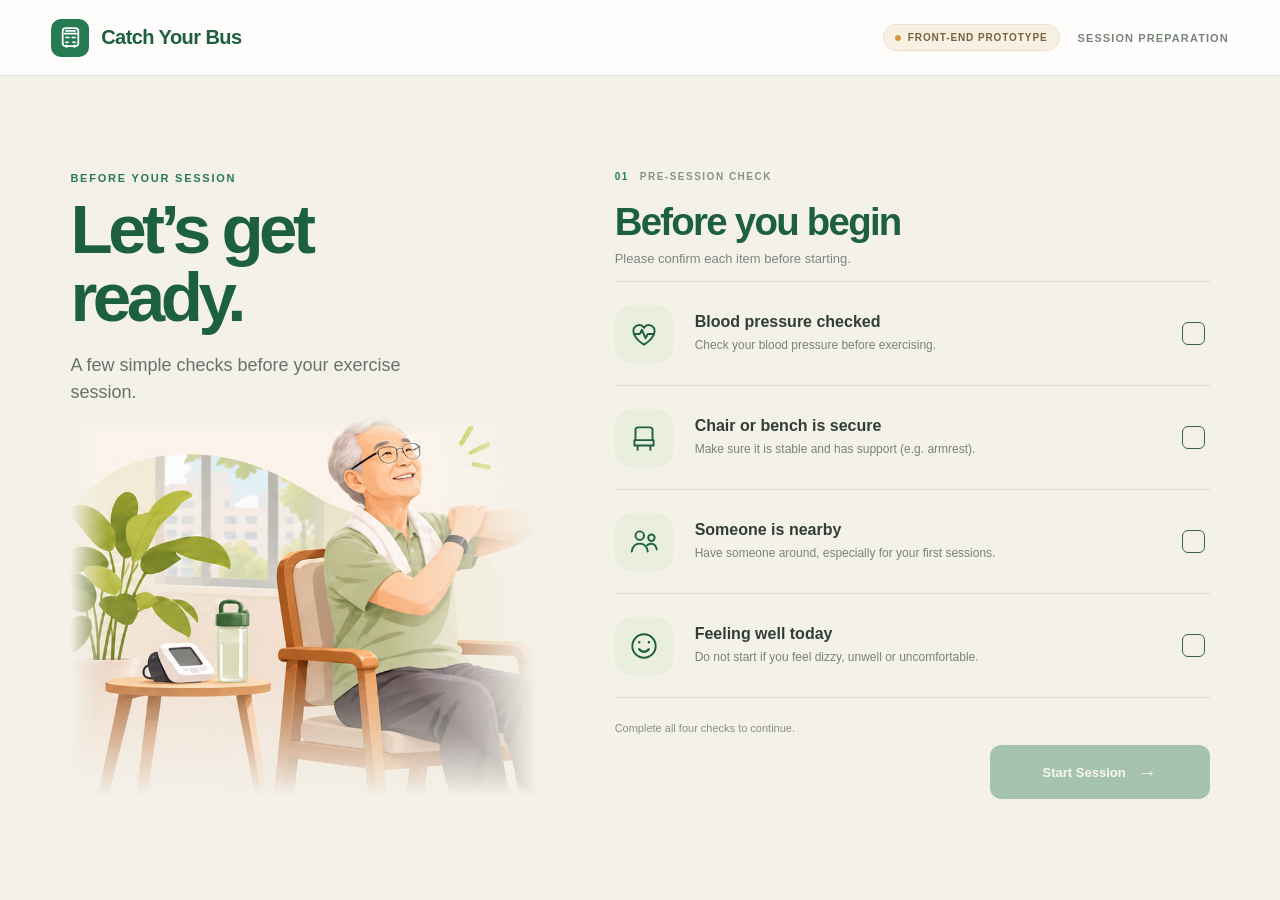
<file: index.html>
<!doctype html>
<html lang="en">
<head>
  <meta charset="utf-8">
  <meta name="viewport" content="width=device-width, initial-scale=1">
  <meta name="theme-color" content="#F4F1E9">
  <title>Catch Your Bus</title>
  <link rel="stylesheet" href="styles.css">
</head>
<body>
  <div class="app-frame">
    <header class="app-header" id="appHeader">
      <a class="brand" href="#" aria-label="Catch Your Bus home" id="brandHome">
        <span class="brand-icon" aria-hidden="true">
          <svg viewBox="0 0 32 32" fill="none"><rect x="6" y="4" width="20" height="23" rx="4" stroke="currentColor" stroke-width="2.3"/><path d="M8 11h16M10 7.5h12M10 16h4m4 0h4M10 22h3m6 0h3" stroke="currentColor" stroke-width="2" stroke-linecap="round"/><circle cx="11" cy="27" r="2" fill="currentColor"/><circle cx="21" cy="27" r="2" fill="currentColor"/></svg>
        </span>
        <span class="brand-wordmark">Catch Your Bus</span>
      </a>
      <div class="header-right">
        <span class="prototype-tag"><i></i> FRONT-END PROTOTYPE</span>
        <span class="header-step" id="headerStep">SESSION PREPARATION</span>
      </div>
    </header>

    <!-- 1. Safety check -->
    <section class="screen safety-screen" id="safetyScreen" aria-labelledby="safetyTitle">
      <div class="safety-layout">
        <div class="safety-intro">
          <p class="eyebrow">BEFORE YOUR SESSION</p>
          <h1 id="safetyTitle">Let’s get<br>ready.</h1>
          <p class="intro-copy">A few simple checks before your exercise session.</p>
          <img class="elder-illustration" src="assets/older-adult-safety-soft.png" alt="An older adult seated comfortably at home before exercise">
        </div>
        <div class="safety-panel">
          <div class="section-kicker"><span>01</span><span>PRE-SESSION CHECK</span></div>
          <h2>Before you begin</h2>
          <p class="panel-lead">Please confirm each item before starting.</p>
          <div class="check-list" id="safetyChecklist">
            <label class="check-row">
              <span class="check-icon icon-heart" aria-hidden="true"><svg viewBox="0 0 32 32" fill="none"><path d="M16 26s-10-5.7-10-13a5.5 5.5 0 0 1 10-3 5.5 5.5 0 0 1 10 3c0 7.3-10 13-10 13Z" stroke="currentColor" stroke-width="1.8"/><path d="M7 16h5l2-4 3.5 8 2-4H25" stroke="currentColor" stroke-width="1.8" stroke-linecap="round" stroke-linejoin="round"/></svg></span>
              <span class="check-copy"><strong>Blood pressure checked</strong><small>Check your blood pressure before exercising.</small></span>
              <input type="checkbox" name="safety" value="bloodPressure" aria-label="Blood pressure checked">
              <span class="custom-check" aria-hidden="true"></span>
            </label>
            <label class="check-row">
              <span class="check-icon" aria-hidden="true"><svg viewBox="0 0 32 32" fill="none"><path d="M8 18V8.5A2.5 2.5 0 0 1 10.5 6h11A2.5 2.5 0 0 1 24 8.5V18M7 18h18v5H7zM10 23v4m12-4v4" stroke="currentColor" stroke-width="1.8" stroke-linecap="round" stroke-linejoin="round"/></svg></span>
              <span class="check-copy"><strong>Chair or bench is secure</strong><small>Make sure it is stable and has support (e.g. armrest).</small></span>
              <input type="checkbox" name="safety" value="secureSeat" aria-label="Chair or bench is secure">
              <span class="custom-check" aria-hidden="true"></span>
            </label>
            <label class="check-row">
              <span class="check-icon" aria-hidden="true"><svg viewBox="0 0 32 32" fill="none"><circle cx="12" cy="10" r="4" stroke="currentColor" stroke-width="1.8"/><circle cx="23" cy="12" r="3" stroke="currentColor" stroke-width="1.8"/><path d="M4.5 25c.7-5 3.2-7.5 7.5-7.5s6.8 2.5 7.5 7.5M19 19c1-.9 2.2-1.4 3.8-1.4 3.1 0 4.6 2 5.2 5.4" stroke="currentColor" stroke-width="1.8" stroke-linecap="round"/></svg></span>
              <span class="check-copy"><strong>Someone is nearby</strong><small>Have someone around, especially for your first sessions.</small></span>
              <input type="checkbox" name="safety" value="someoneNearby" aria-label="Someone is nearby">
              <span class="custom-check" aria-hidden="true"></span>
            </label>
            <label class="check-row">
              <span class="check-icon" aria-hidden="true"><svg viewBox="0 0 32 32" fill="none"><circle cx="16" cy="16" r="11" stroke="currentColor" stroke-width="1.8"/><path d="M11.5 19c1.2 1.7 2.7 2.5 4.5 2.5s3.3-.8 4.5-2.5M11.5 12.5h.1m9 .0h.1" stroke="currentColor" stroke-width="2.2" stroke-linecap="round"/></svg></span>
              <span class="check-copy"><strong>Feeling well today</strong><small>Do not start if you feel dizzy, unwell or uncomfortable.</small></span>
              <input type="checkbox" name="safety" value="feelingWell" aria-label="Feeling well today">
              <span class="custom-check" aria-hidden="true"></span>
            </label>
          </div>
          <div class="safety-action">
            <span class="check-hint" id="safetyHint">Complete all four checks to continue.</span>
            <button class="button button-primary" id="startSessionButton" disabled>Start Session <span aria-hidden="true">→</span></button>
          </div>
        </div>
      </div>
    </section>

    <!-- 2. Warm-up interaction tutorial -->
    <section class="screen warmup-screen hidden" id="warmupScreen" aria-labelledby="warmupTitle">
      <div class="screen-kicker"><span>02</span><span>QUICK PRACTICE</span></div>
      <h1 id="warmupTitle">Let’s try it.</h1>
      <p class="screen-subtitle">Look at the bus, then confirm your selection with a foot press.</p>
      <div class="warmup-stage">
        <button class="warmup-bus bus-card" id="warmupBus" type="button" aria-label="Practice selecting and confirming the bus">
          <span class="bus-art"><img src="assets/citaro-front-master.png" alt="Singapore-style green city bus"><span class="route-display"><span class="route-number"></span></span></span>
          <span class="checkmark" aria-hidden="true">✓</span>
        </button>
        <div class="warmup-status" id="warmupStatus" aria-live="polite">
          <span class="status-dot"></span><span>Waiting for gaze selection</span>
        </div>
      </div>
      <p class="interaction-note" id="warmupNote">Select the bus once to lock your gaze target.</p>
    </section>

    <!-- 3. Main game -->
    <section class="screen game-screen hidden" id="gameScreen" aria-labelledby="gameTitle">
      <div class="game-heading">
        <div class="game-heading-top">
          <div>
            <p class="game-eyebrow">CATCH YOUR BUS</p>
            <h1 id="gameTitle">Remember Your Bus!</h1>
          </div>
          <div class="set-progress-labels"><span id="setLabel">SET 1 / 3</span><strong id="repLabel">0 / 10</strong></div>
        </div>
        <div class="progress-track"><span id="progressFill"></span></div>
      </div>
      <div class="memory-panel" id="memoryPanel">
        <p class="memory-number" id="memoryNumber">33</p>
      </div>
      <div class="find-panel hidden" id="findPanel">
        <div class="bus-grid" id="busGrid" role="group" aria-label="Nine bus choices"></div>
      </div>
      <div class="feedback-toast" id="feedbackToast" aria-live="assertive"></div>
      <div class="game-footnote">Look at your chosen bus, then confirm your selection.</div>
    </section>

    <!-- 4. Rest timer -->
    <section class="screen rest-screen hidden" id="restScreen" aria-labelledby="restTitle">
      <div class="rest-layout">
        <div class="rest-illustration-wrap">
          <img src="assets/older-adult-rest-illustration.png" alt="An older adult resting comfortably at home" class="rest-illustration">
        </div>
        <div class="rest-copy">
          <p class="eyebrow">SET <span id="completedSetLabel">1</span> COMPLETE</p>
          <h1 id="restTitle">Take a short break.</h1>
          <p class="rest-description">Relax and take your time. Your next set will begin when the timer finishes.</p>
          <div class="timer-block"><span class="timer-caption">TIME TO REST</span><strong id="restCountdown">01:00</strong></div>
          <p class="rest-ready-note" id="restReadyNote">The Continue button will appear when your break is over.</p>
          <button class="button button-primary hidden" id="continueSetButton" type="button">Continue <span aria-hidden="true">→</span></button>
        </div>
      </div>
    </section>

    <!-- 5. Shared data dashboard -->
    <section class="screen dashboard-screen hidden" id="dashboardScreen" aria-labelledby="dashboardTitle">
      <header class="dashboard-topbar">
        <div class="dashboard-brand"><span class="brand-icon"><svg viewBox="0 0 32 32" fill="none"><rect x="6" y="4" width="20" height="23" rx="4" stroke="currentColor" stroke-width="2.3"/><path d="M8 11h16M10 7.5h12M10 16h4m4 0h4M10 22h3m6 0h3" stroke="currentColor" stroke-width="2" stroke-linecap="round"/></svg></span><span>Catch Your Bus</span></div>
        <div class="dashboard-top-actions"><span class="prototype-tag"><i></i> TRAINING RECORD</span><button class="button button-outline" id="newSessionButton" type="button">New session</button></div>
      </header>
      <main class="dashboard-main">
        <div class="dashboard-toolbar">
          <div class="dashboard-tabs" role="group" aria-label="Dashboard view">
            <button class="dashboard-tab active" id="patientTab" aria-pressed="true" type="button">My Progress</button>
            <button class="dashboard-tab" id="clinicalTab" aria-pressed="false" type="button">Clinical Review</button>
          </div>
          <span class="session-date" id="dashboardDate">SESSION SUMMARY</span>
        </div>

        <section class="dashboard-view active" id="patientView" aria-labelledby="dashboardTitle">
          <div class="dashboard-heading-row">
            <div><p class="eyebrow">YOUR TRAINING OVERVIEW</p><h1 id="dashboardTitle">Your progress</h1><p class="dashboard-lead">A simple view of your recent Catch Your Bus sessions.</p></div>
            <div class="dashboard-actions"><select class="period-select" id="patientPeriod" aria-label="Activity period"><option value="4">Last 4 weeks</option><option value="8">Last 8 weeks</option></select><button class="button button-outline" id="printPatient" type="button">Print summary</button></div>
          </div>
          <div class="metric-strip" id="patientMetricStrip">
            <div class="metric"><span class="metric-label">Bus memory</span><strong class="metric-value" id="patientMemory">—</strong><span class="metric-note" id="patientMemoryNote">No completed session yet</span></div>
            <div class="metric"><span class="metric-label">Average search time</span><strong class="metric-value" id="patientSearch">—</strong><span class="metric-note" id="patientSearchNote">Time to locate the target bus</span></div>
            <div class="metric"><span class="metric-label">Correct boardings</span><strong class="metric-value" id="patientBoardings">—</strong><span class="metric-note" id="patientBoardingsNote">Correct selections followed by a completed sit-to-stand</span></div>
          </div>
          <div class="patient-content-grid">
            <section class="dashboard-panel activity-panel">
              <div class="panel-heading"><div><h2>Your activity</h2><p>Completed training sessions over time</p></div><span class="panel-inline-note" id="activityRangeLabel">LAST 4 WEEKS</span></div>
              <div class="activity-chart" id="patientActivityChart"><div class="empty-chart">Your completed sessions will appear here.</div></div>
              <div class="chart-footnote"><span class="legend-dot"></span> Completed sessions</div>
            </section>
            <section class="dashboard-panel latest-panel">
              <div class="panel-heading"><div><h2>Latest session</h2><p id="latestSessionDate">No completed session</p></div><span class="session-state" id="latestSessionState">NOT STARTED</span></div>
              <div class="latest-summary" id="latestSummary"><strong>—</strong><span>Complete a session to see your results.</span></div>
              <div class="latest-details" id="latestDetails"></div>
            </section>
          </div>
          <div class="movement-section-heading"><div><h2>Movement measures</h2><p>Additional measures appear when validated sensor data is available.</p></div></div>
          <div class="movement-measures" id="patientMovementMeasures">
            <div class="movement-measure"><span class="movement-measure-title">Stand control</span><span class="pending-state">Awaiting movement data integration</span></div>
            <div class="movement-measure"><span class="movement-measure-title">Left / right leg balance</span><span class="pending-state">Awaiting bilateral sensor data integration</span></div>
          </div>
          <p class="dashboard-disclaimer">This summary is for training feedback and does not provide a diagnosis or replace clinical assessment.</p>
        </section>

        <section class="dashboard-view" id="clinicalView" aria-labelledby="clinicalTitle">
          <div class="dashboard-heading-row">
            <div><p class="eyebrow">PERFORMANCE MONITORING</p><h1 id="clinicalTitle">Clinical review</h1><p class="dashboard-lead">Review memory, visual search and movement outcomes across sessions.</p></div>
            <div class="dashboard-actions"><span class="participant-chip"><span class="participant-avatar">P</span><span>Current participant · Local prototype</span></span><button class="button button-primary" id="exportReport" type="button">Export session data</button></div>
          </div>
          <div class="metric-strip clinical-metric-strip">
            <div class="metric"><span class="metric-label">Bus memory accuracy</span><strong class="metric-value" id="clinicalMemory">—</strong><span class="metric-note">Correct target selections</span></div>
            <div class="metric"><span class="metric-label">Average search time</span><strong class="metric-value" id="clinicalSearch">—</strong><span class="metric-note">From search display to gaze lock</span></div>
            <div class="metric"><span class="metric-label">Correct boardings</span><strong class="metric-value" id="clinicalBoardings">—</strong><span class="metric-note">Correct selections with completed movement</span></div>
          </div>
          <div class="clinical-chart-grid">
            <section class="dashboard-panel chart-panel">
              <div class="panel-heading"><div><h2>Memory &amp; boarding outcomes</h2><p>Session-level results</p></div></div>
              <div class="clinical-bars" id="clinicalAccuracyChart"><div class="empty-chart">Session results will appear here.</div></div>
              <div class="chart-legend"><span><i class="legend-dot pale"></i> Memory accuracy</span><span><i class="legend-dot"></i> Correct boardings</span></div>
            </section>
            <section class="dashboard-panel chart-panel">
              <div class="panel-heading"><div><h2>Visual search time</h2><p>Average time to locate the target bus</p></div></div>
              <div class="search-trend" id="clinicalSearchChart"><div class="empty-chart">Search-time trends will appear here.</div></div>
              <div class="chart-footnote"><span class="line-legend"></span> Average search time (seconds)</div>
            </section>
          </div>
          <div class="movement-section-heading"><div><h2>Movement assessment</h2><p>Sensor-dependent measures are shown only when supplied by the connected processing module.</p></div></div>
          <div class="movement-measures clinical-movement" id="clinicalMovementMeasures">
            <div class="movement-measure"><span class="movement-measure-title">Stand control</span><span class="pending-state">Awaiting EMG / movement data integration</span></div>
            <div class="movement-measure"><span class="movement-measure-title">Left / right leg balance</span><span class="pending-state">Awaiting bilateral sensor data integration</span></div>
          </div>
          <section class="dashboard-panel session-table-panel">
            <div class="panel-heading"><div><h2>Session history</h2><p>Session-level performance for review</p></div><span class="sample-indicator">LOCAL SESSION DATA</span></div>
            <div class="table-scroll"><table><thead><tr><th>Session</th><th>Completed reps</th><th>Memory</th><th>Avg. search</th><th>Correct boardings</th><th>Record</th></tr></thead><tbody id="sessionTableBody"><tr><td colspan="6" class="empty-table">No completed sessions have been recorded.</td></tr></tbody></table></div>
          </section>
          <p class="dashboard-disclaimer">Clinical review is an interface for training data inspection. It does not generate a diagnosis or clinical recommendation.</p>
        </section>
      </main>
    </section>
  </div>

  <script src="app.js"></script>
</body>
</html>
</file>
<file: styles.css>
:root {
  --page: #F4F1E9;
  --paper: #FFFFFF;
  --ink: #28362F;
  --muted: #78847B;
  --line: #DDE2DB;
  --green: #267B53;
  --green-dark: #1D6041;
  --green-soft: #EAF3ED;
  --green-pale: #B8D2C0;
  --orange: #F5A329;
  --red: #AD594D;
  --shadow: 0 2px 12px rgba(38, 55, 43, .045);
  --radius: 13px;
}
* { box-sizing: border-box; }
html, body { margin: 0; min-height: 100%; }
body { min-height: 100svh; background: var(--page); color: var(--ink); font-family: Inter, "Segoe UI", Arial, sans-serif; -webkit-font-smoothing: antialiased; font-feature-settings: "tnum" 1; }
button, select { font: inherit; }
button:focus-visible, input:focus-visible, select:focus-visible { outline: 3px solid rgba(38,123,83,.32); outline-offset: 3px; }
.app-frame { min-height: 100svh; }
.app-header { height: 76px; display:flex; align-items:center; justify-content:space-between; padding:0 clamp(24px,4vw,66px); background:rgba(255,255,255,.88); border-bottom:1px solid var(--line); }
.brand, .dashboard-brand { display:flex; align-items:center; gap:12px; color:var(--green-dark); text-decoration:none; font-weight:800; letter-spacing:-.035em; }
.brand-wordmark { font-size:20px; }
.brand-icon { width:38px; height:38px; display:grid; place-items:center; border-radius:10px; background:var(--green); color:white; }
.brand-icon svg { width:25px; height:25px; }
.header-right, .dashboard-top-actions { display:flex; align-items:center; gap:18px; }
.prototype-tag { display:inline-flex; align-items:center; gap:7px; background:#F8F0E2; border:1px solid #EDE0C6; color:#78613D; border-radius:99px; padding:7px 11px; font-size:10px; font-weight:800; letter-spacing:.09em; white-space:nowrap; }
.prototype-tag i { width:6px;height:6px;border-radius:50%;background:#D69A3D; }
.header-step { color:#78857C; font-size:11px; font-weight:750; letter-spacing:.1em; }
.screen { min-height:calc(100svh - 76px); }
.hidden { display:none !important; }
.eyebrow { margin:0 0 12px; color:var(--green); font-size:11px; line-height:1; font-weight:850; letter-spacing:.16em; }
.button { min-height:46px; border-radius:9px; padding:0 18px; display:inline-flex; align-items:center; justify-content:center; gap:12px; border:1px solid transparent; font-size:13px; font-weight:760; cursor:pointer; transition:background .15s, transform .15s, opacity .15s; }
.button:active { transform:translateY(1px); }
.button-primary { background:var(--green); border-color:var(--green); color:white; }
.button-primary:hover:not(:disabled) { background:var(--green-dark); }
.button-primary:disabled { opacity:.38; cursor:not-allowed; }
.button-primary span { font-size:19px; line-height:1; }
.button-outline { background:#fff; border-color:#D7DED7; color:#425248; }
.button-outline:hover { background:#F8FAF8; }

/* Safety check */
.safety-layout { width:min(1420px, calc(100% - 2 * clamp(28px,5.5vw,88px))); min-height:calc(100svh - 76px); margin:auto; display:grid; grid-template-columns:minmax(0,.88fr) minmax(0,1.12fr); gap:clamp(48px,6vw,100px); align-items:center; padding:42px 0 48px; }
.safety-intro { align-self:stretch; display:flex; flex-direction:column; justify-content:center; min-width:0; }
.safety-intro h1 { margin:0; color:var(--green-dark); font-size:clamp(48px,5.4vw,76px); line-height:.98; font-weight:780; letter-spacing:-.065em; }
.intro-copy { max-width:360px; margin:20px 0 0; color:#66736A; font-size:18px; line-height:1.55; }
.elder-illustration {
  display:block;
  width:min(100%,540px);
  max-height:480px;
  object-fit:contain;
  object-position:left bottom;
  margin-top:10px;
  mix-blend-mode:normal;
}
.safety-panel { max-width:720px; width:100%; justify-self:end; }
.section-kicker { display:flex; align-items:center; gap:11px; color:#879289; font-size:10px; font-weight:850; letter-spacing:.15em; }
.section-kicker span:first-child { color:var(--green); }
.safety-panel h2 { margin:18px 0 7px; color:var(--green-dark); font-size:clamp(29px,3vw,39px); font-weight:760; letter-spacing:-.045em; }
.panel-lead { margin:0 0 15px; color:#7B877F; font-size:13px; }
.check-list { border-top:1px solid #D8DED6; }
.check-row { min-height:104px; display:grid; grid-template-columns:62px minmax(0,1fr) 28px; align-items:center; gap:18px; border-bottom:1px solid #D8DED6; position:relative; cursor:pointer; }
.check-icon { width:58px;height:58px; border-radius:16px; display:grid;place-items:center; background:#EAEEDC; color:var(--green-dark); }
.check-icon svg { width:34px;height:34px; }
.check-copy { display:flex; flex-direction:column; gap:6px; }
.check-copy strong { color:#303E35; font-size:16px; font-weight:760; }
.check-copy small { color:#77837B; font-size:12px; line-height:1.45; }
.check-row input { position:absolute; opacity:0; width:1px;height:1px; }
.custom-check { width:23px;height:23px; border:1.8px solid #35634A; border-radius:6px; background:transparent; display:grid;place-items:center; }
.check-row input:checked + .custom-check { background:var(--green); border-color:var(--green); }
.check-row input:checked + .custom-check::after { content:"✓"; color:white; font-size:15px; font-weight:900; }
.check-row:has(input:focus-visible) .custom-check { outline:3px solid rgba(38,123,83,.28); outline-offset:3px; }
.check-row:has(input:checked) .check-icon { background:#E1F0E5; }
.safety-action { display:flex; flex-direction:column; align-items:flex-end; gap:11px; padding-top:24px; }
.check-hint { align-self:flex-start; color:#879188; font-size:11px; }
.safety-action .button { min-width:220px; min-height:54px; border-radius:11px; }

/* Warm-up */
.warmup-screen { display:flex; flex-direction:column; align-items:center; padding:clamp(28px,5vh,54px) 20px 28px; text-align:center; }
.screen-kicker { display:flex; gap:11px; align-items:center; color:#7F8C83; font-size:10px; font-weight:850; letter-spacing:.16em; }
.screen-kicker span:first-child { color:var(--green); }
.warmup-screen h1 { margin:20px 0 0; font-size:clamp(37px,4.5vh,54px); letter-spacing:-.05em; color:var(--ink); }
.screen-subtitle { margin:12px 0 0; color:#748178; font-size:15px; }
.warmup-stage { display:flex; flex-direction:column; align-items:center; margin-top:34px; }
.warmup-bus { width:min(380px,45vw); height:min(390px,42vh); aspect-ratio:1/1; }
.bus-card { position:relative; display:flex; align-items:center; justify-content:center; padding:12px; border:1px solid #D9DED8; border-radius:15px; background:#fff; box-shadow:none; cursor:pointer; transition:border-color .14s,border-width .14s; }
.bus-card.gaze-locked { border:4px solid var(--green); padding:9px; }
.bus-card.emg-confirmed .checkmark, .bus-card.foot-confirmed .checkmark { display:flex; }
.bus-card:disabled { cursor:default; }
.bus-art { position:relative; display:block; width:100%; aspect-ratio:1169/1068; }
.bus-art img { display:block; width:100%;height:100%;object-fit:contain;pointer-events:none;user-select:none; }
.route-display { position:absolute; left:20.1%; top:7.5%; width:59.8%; height:15.6%; display:flex;align-items:center;justify-content:center;pointer-events:none; }
.route-number { color:var(--orange); font-family:"Arial Black",Inter,"Segoe UI",Arial,sans-serif; font-weight:900; font-size:clamp(22px,4.1svh,35px); line-height:1; letter-spacing:-.035em; }
.checkmark { position:absolute; top:9px;right:9px; width:34px;height:34px; display:none;align-items:center;justify-content:center; border-radius:50%; background:var(--green);border:2px solid #fff;color:#fff;font-size:20px;font-weight:900;z-index:2; }
.warmup-status { display:flex;align-items:center;gap:9px;margin-top:22px;color:#59675E;font-size:13px;font-weight:700; }
.status-dot { width:8px;height:8px;border-radius:50%;background:#C4CFC6; }
.warmup-status.active .status-dot { background:var(--green); box-shadow:0 0 0 4px #E2EFE5; }
.interaction-note { margin:12px 0 0;color:#8A948D;font-size:11px; }

/* Main game */
.game-screen { position:relative; display:flex;flex-direction:column;align-items:center; padding:24px 24px 12px; overflow:hidden; }
.game-heading { width:min(1050px,100%); margin:0 auto 12px; }
.game-heading-top { display:flex;justify-content:space-between;align-items:flex-end;gap:20px; }
.game-eyebrow { margin:0 0 7px;color:var(--green);font-size:9px;font-weight:850;letter-spacing:.16em; }
.game-heading h1 { margin:0;font-size:clamp(27px,3.2svh,39px);line-height:1.08;letter-spacing:-.045em;font-weight:780; }
.set-progress-labels { display:flex;align-items:baseline;gap:18px;color:#748178;font-size:11px;font-weight:800;letter-spacing:.07em;white-space:nowrap; }
.set-progress-labels strong { color:var(--green-dark);font-size:15px;letter-spacing:0; }
.progress-track { width:100%;height:4px;margin-top:14px;border-radius:99px;background:#E0E5DE;overflow:hidden; }
.progress-track span { display:block;height:100%;width:0;background:var(--green);transition:width .25s ease; }
.memory-panel { min-height:calc(100svh - 175px);display:flex;flex-direction:column;align-items:center;justify-content:center;gap:30px; }
.memory-instruction { margin:0;color:var(--ink);font-size:clamp(32px,4svh,45px);font-weight:770;letter-spacing:-.045em;text-align:center; }
.memory-number { margin:0;color:#E99A2E;font-size:clamp(92px,14svh,150px);line-height:.95;font-weight:900;letter-spacing:.015em;font-variant-numeric:tabular-nums;transition:opacity 300ms ease; }
.memory-number.fade-out { opacity:0; }
.find-panel { width:100%;display:flex;flex-direction:column;align-items:center;gap:12px; }
.find-panel h2 { margin:0;color:var(--ink);font-size:clamp(29px,3.3svh,40px);line-height:1.08;font-weight:770;letter-spacing:-.045em; }
.bus-grid { width:100%;max-width:none;display:grid;grid-template-columns:25% 50% 25%;grid-auto-rows:var(--bus-card-h);row-gap:var(--bus-row-gap);justify-items:center;align-content:start; }
:root { --bus-card-h:min(23svh,calc((100svh - 245px)/3)); --bus-card-w:calc(var(--bus-card-h)*.96); --bus-row-gap:clamp(27px,3.1svh,39px); }
.game-screen .bus-card { width:var(--bus-card-w);height:var(--bus-card-h);padding:clamp(5px,.6svh,8px);border-radius:13px; }
.game-screen .bus-card.gaze-locked { border:4px solid var(--green);padding:2px; }
.game-screen .checkmark { top:6px;right:6px;width:clamp(25px,3svh,33px);height:clamp(25px,3svh,33px);font-size:17px; }
.feedback-toast { position:fixed;left:50%;top:50%;transform:translate(-50%,-50%);z-index:20;display:none;min-width:220px;padding:16px 30px;border:1px solid #D9DED8;border-radius:13px;background:#fff;color:var(--green-dark);font-size:clamp(31px,4.5svh,52px);font-weight:850;letter-spacing:-.03em;text-align:center;box-shadow:0 8px 26px rgba(38,55,43,.08); }
.feedback-toast.show { display:block; }
.feedback-toast.incorrect { color:var(--red); }
.game-footnote { margin-top:auto;padding-top:8px;color:#8A948D;font-size:10px; }

/* Rest */
.rest-layout { width:min(1320px,calc(100% - 2 * clamp(30px,6vw,96px)));min-height:calc(100svh - 76px);margin:auto;display:grid;grid-template-columns:minmax(0,1fr) minmax(0,.85fr);align-items:center;gap:clamp(40px,7vw,110px);padding:35px 0; }
.rest-illustration-wrap { display:flex;align-items:center;justify-content:center;min-width:0; }
/* Transparent edge treatment removes the source image's rectangular backdrop. */
.rest-illustration { display:block;width:100%;max-width:700px;max-height:620px;object-fit:contain; }
.rest-copy { max-width:540px; }
.rest-copy h1 { margin:0;color:var(--green-dark);font-size:clamp(42px,4.8vw,65px);line-height:1.02;letter-spacing:-.06em; }
.rest-description { max-width:440px;margin:18px 0 0;color:#758178;font-size:15px;line-height:1.6; }
.timer-block { display:flex;flex-direction:column;gap:7px;margin-top:40px;padding:23px 0;border-top:1px solid #D9DED7;border-bottom:1px solid #D9DED7; }
.timer-caption { color:#819087;font-size:10px;font-weight:850;letter-spacing:.14em; }
.timer-block strong { color:var(--green);font-size:clamp(56px,7vw,82px);font-weight:780;letter-spacing:-.06em;font-variant-numeric:tabular-nums; }
.rest-ready-note { min-height:18px;margin:16px 0 22px;color:#849087;font-size:11px; }
#continueSetButton { min-width:190px;min-height:53px; }

/* Dashboard */
.dashboard-screen { background:#F4F2EC; }
.dashboard-topbar { min-height:72px;display:flex;align-items:center;justify-content:space-between;padding:0 clamp(24px,4.3vw,70px);background:rgba(255,255,255,.9);border-bottom:1px solid #E1E5DF; }
.dashboard-brand { font-size:17px; }
.dashboard-brand .brand-icon { width:36px;height:36px; }
.dashboard-main { width:min(1400px,calc(100% - 2 * clamp(24px,4.3vw,70px)));margin:auto;padding:30px 0 58px; }
.dashboard-toolbar { display:flex;align-items:center;justify-content:space-between;gap:15px;margin-bottom:28px; }
.dashboard-tabs { display:inline-flex;gap:4px;padding:4px;background:#EDF0EB;border:1px solid #E0E5DE;border-radius:9px; }
.dashboard-tab { border:0;background:transparent;color:#6D7A70;padding:9px 16px;border-radius:6px;font-size:12px;font-weight:750;cursor:pointer; }
.dashboard-tab.active { background:#fff;color:var(--green-dark);box-shadow:0 1px 3px rgba(22,43,31,.08); }
.session-date { color:#859188;font-size:10px;font-weight:800;letter-spacing:.12em; }
.dashboard-view { display:none; }
.dashboard-view.active { display:block;animation:fadeIn .2s ease-out; }
@keyframes fadeIn { from {opacity:.45;transform:translateY(4px)}to{opacity:1;transform:none} }
.dashboard-heading-row { display:flex;align-items:flex-end;justify-content:space-between;gap:22px;margin-bottom:25px; }
.dashboard-heading-row .eyebrow { margin-bottom:8px; }
.dashboard-heading-row h1 { margin:0;font-size:36px;line-height:1.06;font-weight:770;letter-spacing:-.05em; }
.dashboard-lead { margin:8px 0 0;color:#78857C;font-size:13px;line-height:1.5; }
.dashboard-actions { display:flex;align-items:center;gap:9px; }
.period-select { appearance:none;border:1px solid #D9E0DA;border-radius:8px;color:#48574E;background:#fff;padding:10px 33px 10px 12px;font-size:11px;font-weight:700;background-image:url("data:image/svg+xml,%3Csvg xmlns='http://www.w3.org/2000/svg' width='12' height='12' viewBox='0 0 24 24' fill='none' stroke='%236d7a71' stroke-width='2' stroke-linecap='round' stroke-linejoin='round'%3E%3Cpath d='m6 9 6 6 6-6'/%3E%3C/svg%3E");background-repeat:no-repeat;background-position:right 11px center; }
.metric-strip { display:grid;grid-template-columns:repeat(3,minmax(0,1fr));padding:19px 0 21px;margin-bottom:23px;border-top:1px solid #E1E5DF;border-bottom:1px solid #E1E5DF; }
.metric { min-width:0;padding:0 26px;border-right:1px solid #E1E5DF;display:flex;flex-direction:column;gap:7px; }
.metric:first-child { padding-left:2px; }
.metric:last-child { border-right:0; }
.metric-label { color:#6E7B72;font-size:11px;font-weight:700; }
.metric-value { color:#2D3B33;font-size:34px;line-height:1;font-weight:790;letter-spacing:-.05em; }
.metric-note { color:#89948D;font-size:10px;line-height:1.4; }
.patient-content-grid { display:grid;grid-template-columns:minmax(0,1.6fr) minmax(280px,.9fr);gap:18px;align-items:stretch; }
.dashboard-panel { min-width:0;background:#fff;border:1px solid #E2E6E0;border-radius:12px;box-shadow:var(--shadow); }
.activity-panel,.latest-panel,.chart-panel { padding:19px 21px; }
.panel-heading { display:flex;align-items:flex-start;justify-content:space-between;gap:12px;margin-bottom:18px; }
.panel-heading h2,.movement-section-heading h2 { margin:0;color:#34443A;font-size:14px;font-weight:770;letter-spacing:-.015em; }
.panel-heading p,.movement-section-heading p { margin:5px 0 0;color:#89948D;font-size:10px;line-height:1.45; }
.panel-inline-note,.session-state,.sample-indicator { color:#89948D;font-size:9px;font-weight:850;letter-spacing:.1em;white-space:nowrap; }
.session-state { padding:5px 7px;border-radius:5px;background:#F0F2EF; }
.activity-chart { min-height:190px;display:flex;align-items:stretch;padding:3px 3px 0; }
.chart-bars { flex:1;display:flex;align-items:flex-end;justify-content:space-around;gap:7px;border-bottom:1px solid #DDE3DE;background:repeating-linear-gradient(to bottom,transparent 0,transparent 44px,#EEF1ED 45px); }
.activity-bar-group { flex:1;max-width:90px;height:180px;display:flex;flex-direction:column;justify-content:flex-end;align-items:center;gap:7px; }
.activity-bar { position:relative;width:min(100%,34px);min-height:4px;border-radius:4px 4px 0 0;background:#A8CBB5; }
.activity-bar.current { background:var(--green); }
.activity-bar-value { position:absolute;top:-18px;left:0;width:100%;text-align:center;color:#526359;font-size:10px;font-weight:750; }
.activity-bar-label { padding-bottom:7px;color:#87938B;font-size:9px;white-space:nowrap; }
.chart-footnote,.chart-legend { display:flex;align-items:center;gap:7px;margin-top:10px;color:#7C897F;font-size:10px; }
.legend-dot { width:8px;height:8px;display:inline-block;border-radius:2px;background:#267B53; }
.legend-dot.pale { background:#A8CBB5; }
.empty-chart { flex:1;display:grid;place-items:center;min-height:170px;color:#9AA49D;font-size:11px;text-align:center;border:1px dashed #E5E9E4;border-radius:8px;padding:18px; }
.latest-summary { display:flex;align-items:baseline;gap:8px;padding:8px 0 15px;border-bottom:1px solid #E7EBE6; }
.latest-summary strong { color:#2D3C33;font-size:37px;line-height:1;font-weight:780;letter-spacing:-.05em; }
.latest-summary span { color:#79867E;font-size:11px; }
.latest-details { display:grid;gap:12px;padding-top:14px; }
.latest-detail { display:flex;justify-content:space-between;gap:12px;color:#7A877E;font-size:11px; }
.latest-detail strong { color:#394940;font-size:11px; }
.movement-section-heading { display:flex;justify-content:space-between;align-items:baseline;gap:14px;margin:26px 0 11px; }
.movement-measures { display:grid;grid-template-columns:1fr 1fr;gap:0; }
.movement-measure { min-height:70px;padding:16px 18px;background:#fff;border:1px solid #E0E5DF;display:flex;flex-direction:column;justify-content:center;gap:9px; }
.movement-measure:first-child { border-radius:10px 0 0 10px; }
.movement-measure:last-child { border-left:0;border-radius:0 10px 10px 0; }
.movement-measure-title { color:#46564C;font-size:11px;font-weight:750; }
.pending-state { display:flex;align-items:center;gap:7px;color:#969F98;font-size:10px; }
.pending-state::before { content:"";width:7px;height:7px;border-radius:50%;background:#C9A86D; }
.ready-state { color:var(--green);font-size:11px;font-weight:750; }
.dashboard-disclaimer { margin:17px 0 0;color:#8B958E;font-size:10px;line-height:1.5; }
.participant-chip { display:flex;align-items:center;gap:8px;padding:7px 10px;border:1px solid #E0E5DF;border-radius:8px;background:#fff;color:#68766D;font-size:10px;font-weight:650; }
.participant-avatar { width:25px;height:25px;display:grid;place-items:center;border-radius:50%;background:#E9EFEA;color:var(--green);font-size:9px;font-weight:850; }
.clinical-metric-strip { margin-bottom:18px; }
.clinical-chart-grid { display:grid;grid-template-columns:1.1fr .9fr;gap:18px; }
.clinical-bars { min-height:194px;display:flex;align-items:flex-end;gap:11px;padding:7px 9px 0;border-bottom:1px solid #E0E5DF;background:repeating-linear-gradient(to bottom,transparent 0,transparent 45px,#EEF1ED 46px); }
.session-bar-group { flex:1;display:flex;align-items:flex-end;justify-content:center;gap:5px;height:174px;position:relative; }
.session-bar { width:min(22px,35%);min-height:3px;border-radius:3px 3px 0 0;background:#A8CBB5;position:relative; }
.session-bar.correct { background:var(--green); }
.session-bar-label { position:absolute;bottom:-20px;left:0;right:0;text-align:center;color:#87938B;font-size:9px; }
.chart-panel .chart-legend { margin-top:30px;gap:16px; }
.search-trend { min-height:194px;padding:4px 0;display:flex;align-items:center; }
.search-trend svg { width:100%;height:185px; }
.search-trend .grid-line { stroke:#E9EDE9;stroke-width:1; }
.search-trend .trend-line { fill:none;stroke:var(--green);stroke-width:3;stroke-linecap:round;stroke-linejoin:round; }
.search-trend .trend-point { fill:#fff;stroke:var(--green);stroke-width:2.5; }
.search-trend .trend-point.latest { fill:var(--green); }
.search-trend text { fill:#859188;font-size:10px;font-family:Inter,Arial,sans-serif; }
.line-legend { display:inline-block;width:17px;height:2px;background:var(--green); }
.clinical-movement { margin-bottom:20px; }
.session-table-panel { overflow:hidden; }
.session-table-panel .panel-heading { padding:18px 20px 0; }
.table-scroll { overflow-x:auto; }
table { width:100%;border-collapse:collapse;min-width:680px; }
th { padding:11px 17px;background:#F8F9F7;color:#89948D;font-size:9px;letter-spacing:.08em;text-transform:uppercase;text-align:left;font-weight:850;white-space:nowrap; }
td { padding:13px 17px;border-top:1px solid #EDF0EC;color:#536158;font-size:10px;white-space:nowrap; }
td strong { color:#34443A;font-weight:750; }
.empty-table { text-align:center;color:#98A29B;padding:24px; }
.dashboard-screen .dashboard-disclaimer { margin-bottom:0; }

@media (max-width:1000px) {
 .safety-layout { grid-template-columns:.8fr 1.2fr;gap:35px;width:calc(100% - 48px); }
 .check-row { grid-template-columns:52px minmax(0,1fr) 24px;gap:12px;min-height:92px; }
 .check-icon { width:48px;height:48px; }
 .check-icon svg { width:29px;height:29px; }
 .rest-layout { gap:34px; }
 .patient-content-grid,.clinical-chart-grid { grid-template-columns:1fr; }
 .latest-panel { min-height:230px; }
}
@media (max-height:780px) {
 :root { --bus-card-h:min(21svh,calc((100svh - 205px)/3));--bus-row-gap:clamp(19px,2.5svh,28px); }
 .game-screen { padding-top:14px; }
 .game-heading { margin-bottom:7px; }
 .game-footnote { padding-top:4px; }
 .safety-layout { padding-top:25px;padding-bottom:25px; }
 .elder-illustration { max-height:400px; width:min(100%,500px); }
}
@media (max-width:720px) {
 .app-header { height:65px;padding:0 16px; }
 .brand-wordmark { font-size:16px; }
 .brand-icon { width:33px;height:33px; }
 .prototype-tag { font-size:8px;padding:6px 8px; }
 .header-step { display:none; }
 .screen { min-height:calc(100svh - 65px); }
 .safety-layout { width:calc(100% - 34px);grid-template-columns:1fr;gap:10px;padding:30px 0; }
 .safety-intro h1 { font-size:45px; }
 .intro-copy { font-size:14px;margin-top:9px; }
 .elder-illustration { display:none; }
 .safety-panel { justify-self:center; }
 .safety-panel h2 { font-size:28px;margin-top:11px; }
 .check-row { min-height:83px; }
 .check-copy strong { font-size:13px; }
 .check-copy small { font-size:10px; }
 .check-icon { width:42px;height:42px;border-radius:12px; }
 .check-icon svg { width:26px;height:26px; }
 .safety-action { padding-top:17px; }
 .safety-action .button { width:100%; }
 .warmup-screen { padding-top:36px; }
 .warmup-bus { width:min(330px,75vw);height:min(340px,40vh); }
 .game-screen { padding:16px 9px 8px; }
 :root { --bus-card-h:min(19svh,calc((100svh - 210px)/3),calc((100vw - 70px)/3.1));--bus-card-w:calc(var(--bus-card-h)*.96);--bus-row-gap:clamp(16px,2.8svh,24px); }
 .game-heading { padding:0 8px; }
 .game-heading h1 { font-size:26px; }
 .set-progress-labels { gap:8px;font-size:9px; }
 .set-progress-labels strong { font-size:12px; }
 .memory-panel { min-height:calc(100svh - 160px); }
 .memory-instruction { font-size:30px; }
 .rest-layout { grid-template-columns:1fr;width:calc(100% - 38px);gap:6px;padding:24px 0; }
 .rest-illustration { max-height:250px; }
 .rest-copy { max-width:none; }
 .rest-copy h1 { font-size:42px; }
 .timer-block { margin-top:22px;padding:14px 0; }
 .timer-block strong { font-size:58px; }
 .dashboard-topbar { min-height:62px;padding:0 15px; }
 .dashboard-top-actions { gap:7px; }
 .dashboard-top-actions .prototype-tag { display:none; }
 .dashboard-top-actions .button { min-height:38px;padding:0 10px;font-size:10px; }
 .dashboard-main { width:calc(100% - 30px);padding:19px 0 35px; }
 .dashboard-toolbar { margin-bottom:20px; }
 .dashboard-tab { padding:8px 10px;font-size:10px; }
 .session-date { display:none; }
 .dashboard-heading-row { align-items:flex-start;flex-direction:column;gap:15px; }
 .dashboard-heading-row h1 { font-size:30px; }
 .dashboard-actions { flex-wrap:wrap; }
 .metric-strip { padding:14px 0;margin-bottom:18px; }
 .metric { padding:0 9px;gap:6px; }
 .metric-value { font-size:24px; }
 .metric-label { font-size:9px; }
 .metric-note { font-size:8px; }
 .activity-panel,.latest-panel,.chart-panel { padding:15px; }
 .movement-measures { grid-template-columns:1fr; }
 .movement-measure:first-child { border-radius:9px 9px 0 0; }
 .movement-measure:last-child { border-left:1px solid #E0E5DF;border-top:0;border-radius:0 0 9px 9px; }
 .movement-section-heading { align-items:flex-start;flex-direction:column; }
}
@media (prefers-reduced-motion:reduce) { *,*::before,*::after { animation-duration:.01ms!important;transition-duration:.01ms!important;scroll-behavior:auto!important; } }
/* The dashboard has its own compact header; hide the session header on that screen. */
.app-header[hidden] { display:none !important; }
</file>
